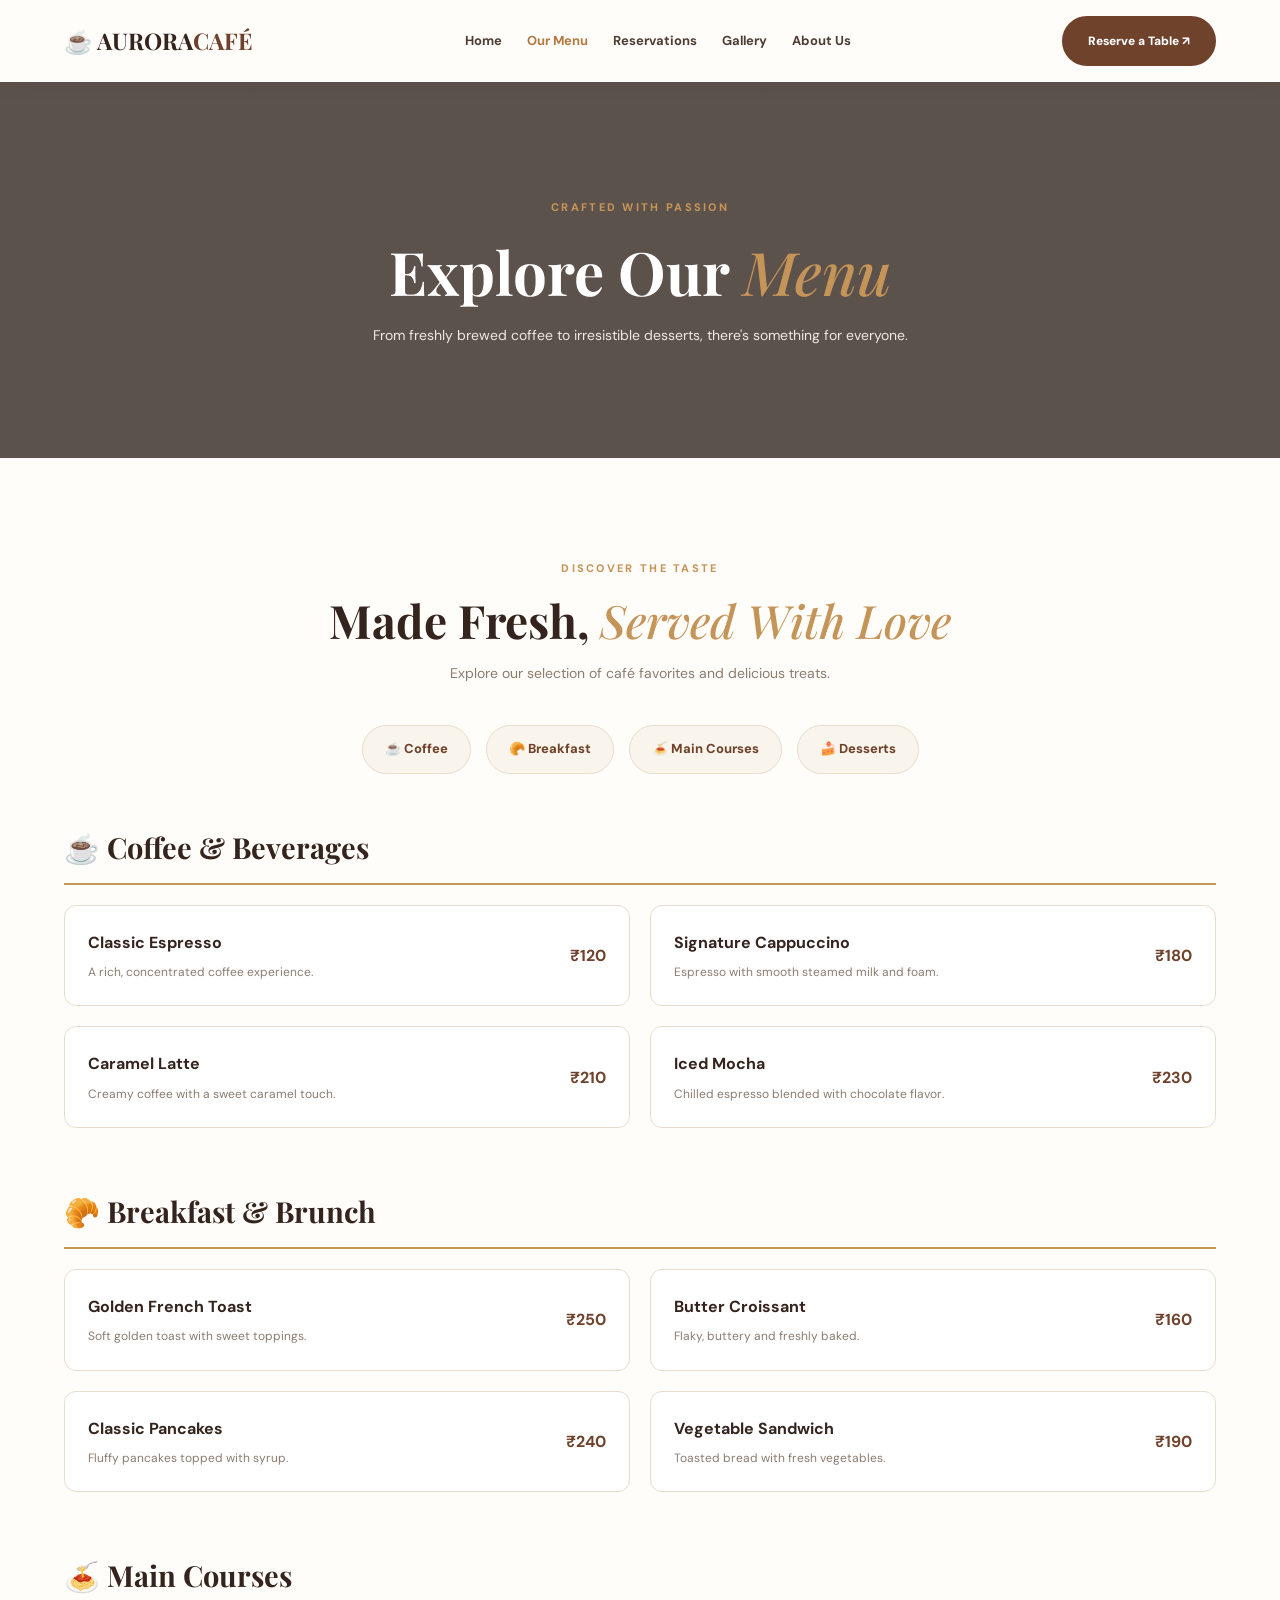
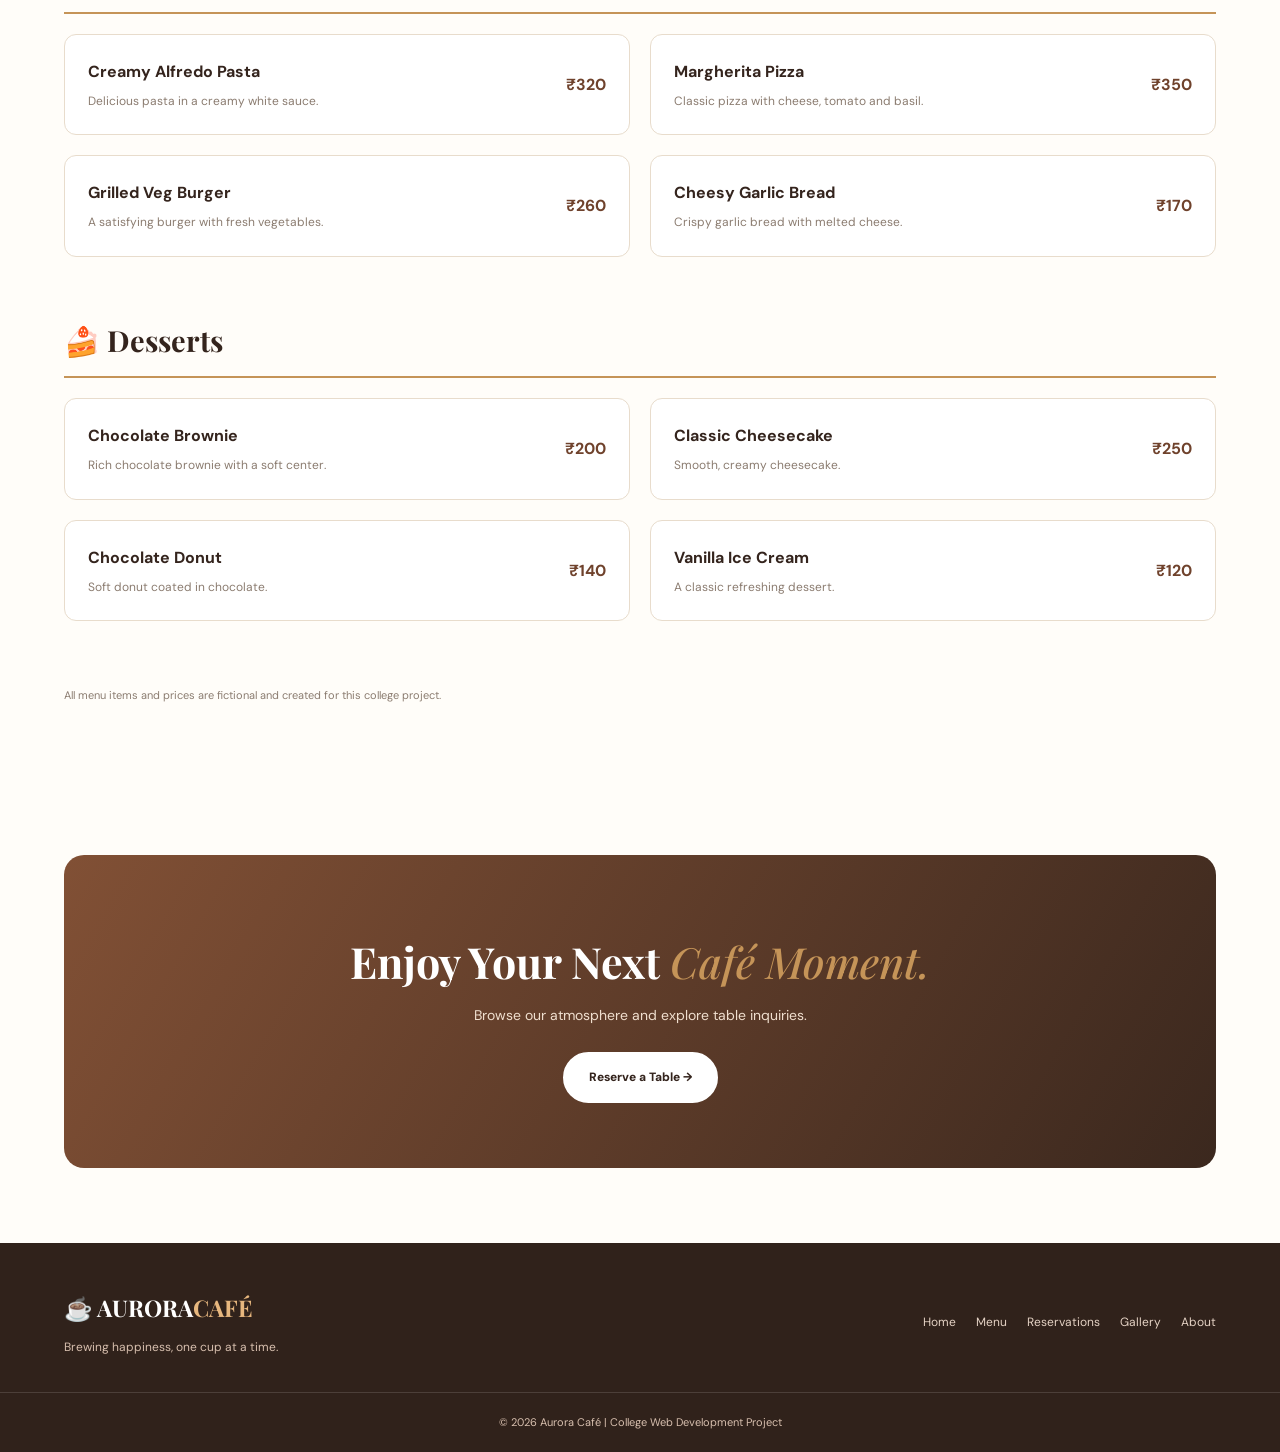
<file: cafe-menu.html>
<!DOCTYPE html>
<html lang="en">
<head>
<meta charset="UTF-8">
<meta name="viewport" content="width=device-width, initial-scale=1.0">
<title>Our Menu | Aurora Café</title>
<link rel="stylesheet" href="cafe-design.css">
</head>
<body>

<header>
<nav class="navbar container">
<a href="cafe-home.html" class="logo">☕ AURORA<span>CAFÉ</span></a>
<input type="checkbox" id="menu-toggle">
<label for="menu-toggle" class="menu-icon">☰</label>
<div class="nav-links">
<a href="cafe-home.html">Home</a>
<a class="active" href="cafe-menu.html">Our Menu</a>
<a href="cafe-reservations.html">Reservations</a>
<a href="cafe-gallery.html">Gallery</a>
<a href="cafe-about.html">About Us</a>
</div>
<a href="cafe-reservations.html" class="btn nav-button">Reserve a Table ↗</a>
</nav>
</header>

<main>

<section class="page-hero menu-hero">
<div class="container">
<span class="eyebrow">CRAFTED WITH PASSION</span>
<h1>Explore Our <em>Menu</em></h1>
<p>From freshly brewed coffee to irresistible desserts, there's something for everyone.</p>
</div>
</section>

<section class="section container">
<div class="section-heading">
<span class="eyebrow">DISCOVER THE TASTE</span>
<h2>Made Fresh, <em>Served With Love</em></h2>
<p>Explore our selection of café favorites and delicious treats.</p>
</div>

<div class="menu-shortcuts">
<a href="#coffee">☕ Coffee</a>
<a href="#breakfast">🥐 Breakfast</a>
<a href="#mains">🍝 Main Courses</a>
<a href="#desserts">🍰 Desserts</a>
</div>

<div id="coffee" class="menu-category">
<h2>☕ Coffee & Beverages</h2>
<div class="menu-list">
<div class="menu-item"><div><h3>Classic Espresso</h3><p>A rich, concentrated coffee experience.</p></div><strong>₹120</strong></div>
<div class="menu-item"><div><h3>Signature Cappuccino</h3><p>Espresso with smooth steamed milk and foam.</p></div><strong>₹180</strong></div>
<div class="menu-item"><div><h3>Caramel Latte</h3><p>Creamy coffee with a sweet caramel touch.</p></div><strong>₹210</strong></div>
<div class="menu-item"><div><h3>Iced Mocha</h3><p>Chilled espresso blended with chocolate flavor.</p></div><strong>₹230</strong></div>
</div>
</div>

<div id="breakfast" class="menu-category">
<h2>🥐 Breakfast & Brunch</h2>
<div class="menu-list">
<div class="menu-item"><div><h3>Golden French Toast</h3><p>Soft golden toast with sweet toppings.</p></div><strong>₹250</strong></div>
<div class="menu-item"><div><h3>Butter Croissant</h3><p>Flaky, buttery and freshly baked.</p></div><strong>₹160</strong></div>
<div class="menu-item"><div><h3>Classic Pancakes</h3><p>Fluffy pancakes topped with syrup.</p></div><strong>₹240</strong></div>
<div class="menu-item"><div><h3>Vegetable Sandwich</h3><p>Toasted bread with fresh vegetables.</p></div><strong>₹190</strong></div>
</div>
</div>

<div id="mains" class="menu-category">
<h2>🍝 Main Courses</h2>
<div class="menu-list">
<div class="menu-item"><div><h3>Creamy Alfredo Pasta</h3><p>Delicious pasta in a creamy white sauce.</p></div><strong>₹320</strong></div>
<div class="menu-item"><div><h3>Margherita Pizza</h3><p>Classic pizza with cheese, tomato and basil.</p></div><strong>₹350</strong></div>
<div class="menu-item"><div><h3>Grilled Veg Burger</h3><p>A satisfying burger with fresh vegetables.</p></div><strong>₹260</strong></div>
<div class="menu-item"><div><h3>Cheesy Garlic Bread</h3><p>Crispy garlic bread with melted cheese.</p></div><strong>₹170</strong></div>
</div>
</div>

<div id="desserts" class="menu-category">
<h2>🍰 Desserts</h2>
<div class="menu-list">
<div class="menu-item"><div><h3>Chocolate Brownie</h3><p>Rich chocolate brownie with a soft center.</p></div><strong>₹200</strong></div>
<div class="menu-item"><div><h3>Classic Cheesecake</h3><p>Smooth, creamy cheesecake.</p></div><strong>₹250</strong></div>
<div class="menu-item"><div><h3>Chocolate Donut</h3><p>Soft donut coated in chocolate.</p></div><strong>₹140</strong></div>
<div class="menu-item"><div><h3>Vanilla Ice Cream</h3><p>A classic refreshing dessert.</p></div><strong>₹120</strong></div>
</div>
</div>

<p class="demo-note">All menu items and prices are fictional and created for this college project.</p>

</section>

<section class="banner container">
<h2>Enjoy Your Next <em>Café Moment.</em></h2>
<p>Browse our atmosphere and explore table inquiries.</p>
<a href="cafe-reservations.html" class="btn light-btn">Reserve a Table →</a>
</section>

</main>

<footer>
<div class="container footer-content">
<div><a class="logo" href="cafe-home.html">☕ AURORA<span>CAFÉ</span></a><p>Brewing happiness, one cup at a time.</p></div>
<div class="footer-links"><a href="cafe-home.html">Home</a><a href="cafe-menu.html">Menu</a><a href="cafe-reservations.html">Reservations</a><a href="cafe-gallery.html">Gallery</a><a href="cafe-about.html">About</a></div>
</div>
<p class="copyright">© 2026 Aurora Café | College Web Development Project</p>
</footer>

</body>
</html>
</file>
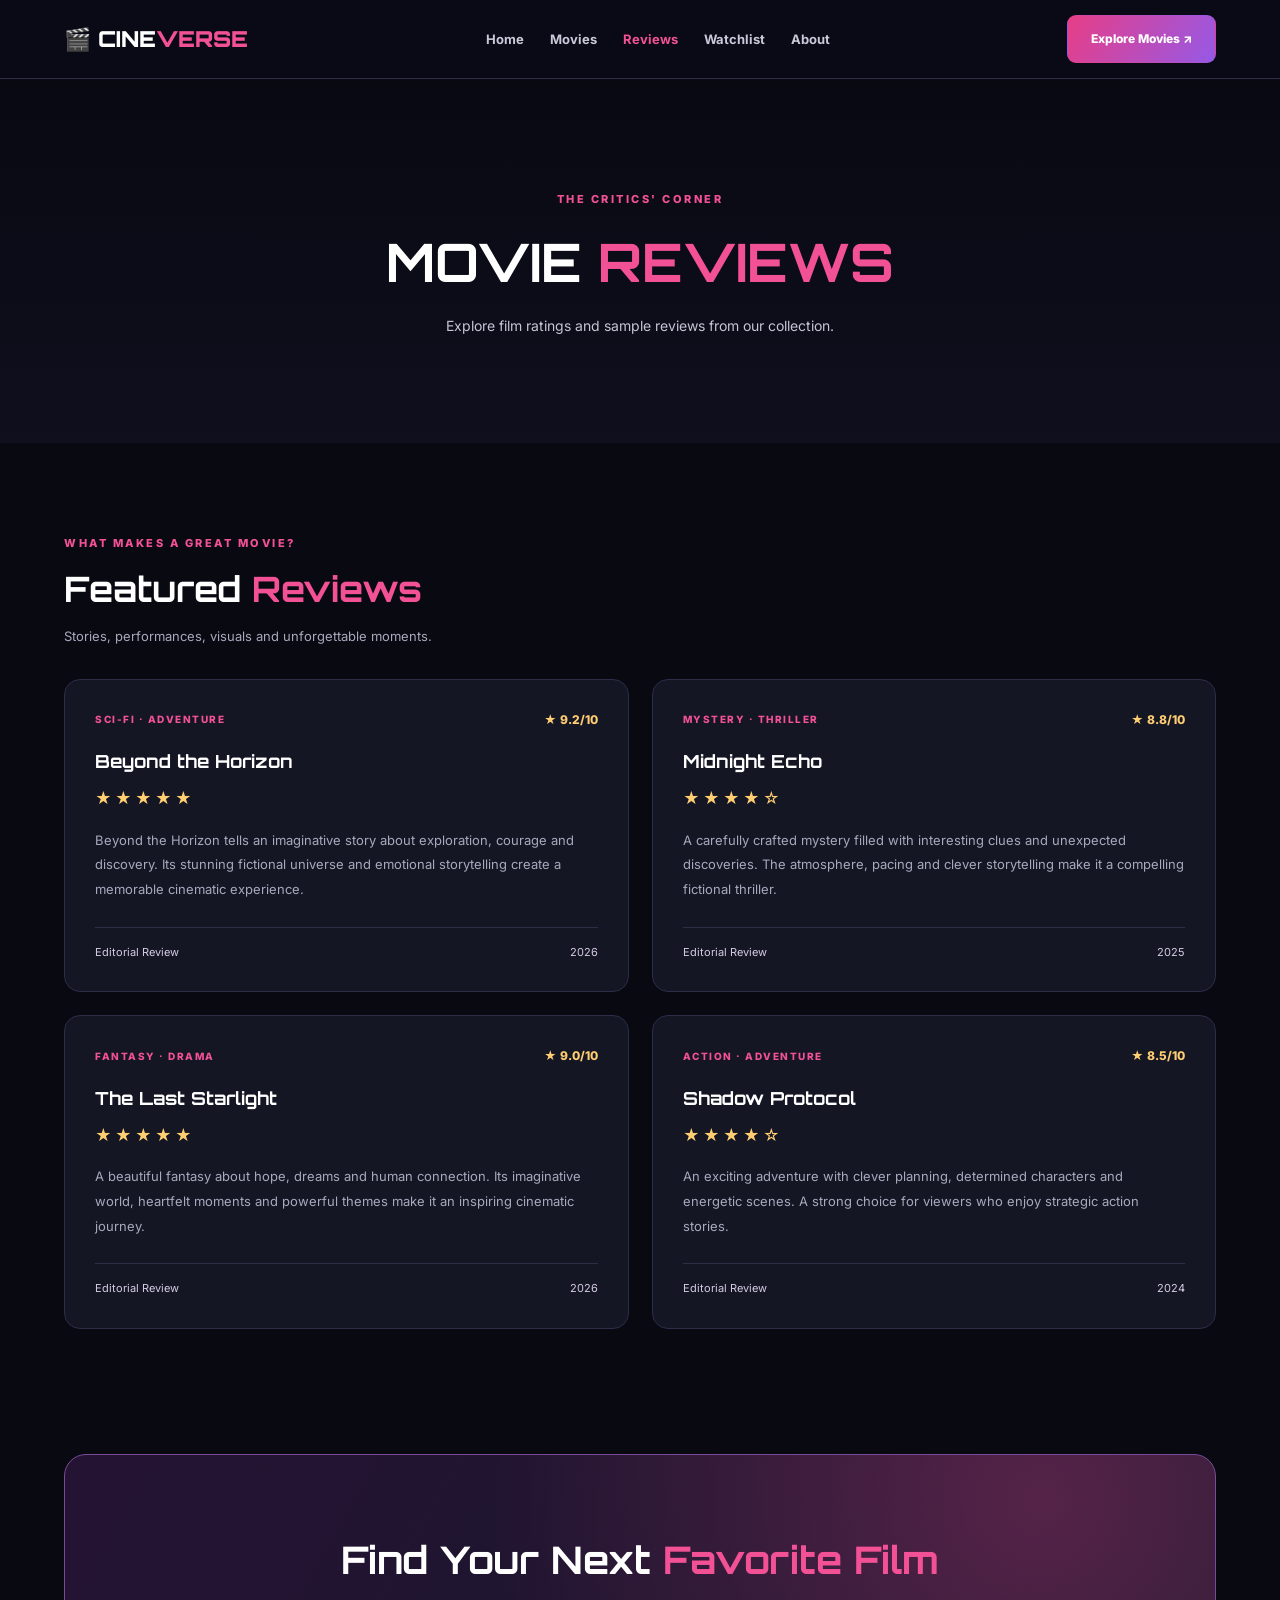
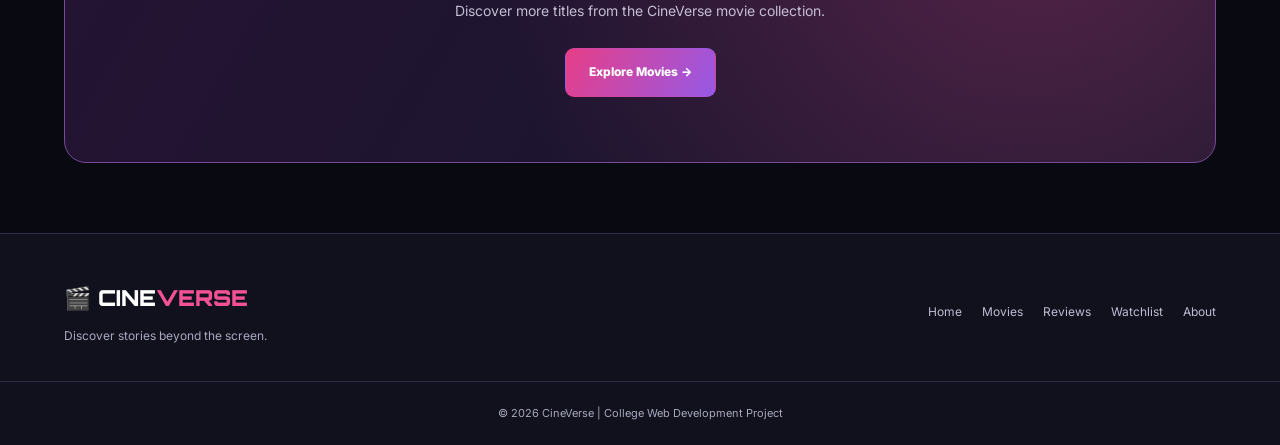
<file: cinema-reviews.html>
<!DOCTYPE html>
<html lang="en">
<head>
<meta charset="UTF-8">
<meta name="viewport" content="width=device-width, initial-scale=1.0">
<title>Movie Reviews | CineVerse</title>
<link rel="stylesheet" href="cinema-theme.css">
</head>
<body>

<header>
<nav class="navbar container">
<a href="cinema-home.html" class="logo">🎬 CINE<span>VERSE</span></a>
<input type="checkbox" id="menu">
<label for="menu" class="menu-icon">☰</label>
<div class="nav-links">
<a href="cinema-home.html">Home</a>
<a href="cinema-movies.html">Movies</a>
<a class="active" href="cinema-reviews.html">Reviews</a>
<a href="cinema-watchlist.html">Watchlist</a>
<a href="cinema-about.html">About</a>
</div>
<a href="cinema-movies.html" class="btn nav-btn">Explore Movies ↗</a>
</nav>
</header>

<main>

<section class="page-hero">
<div class="container">
<span class="eyebrow">THE CRITICS' CORNER</span>
<h1>MOVIE <span>REVIEWS</span></h1>
<p>Explore film ratings and sample reviews from our collection.</p>
</div>
</section>

<section class="section container">
<div class="section-head">
<div>
<span class="eyebrow">WHAT MAKES A GREAT MOVIE?</span>
<h2>Featured <span>Reviews</span></h2>
<p>Stories, performances, visuals and unforgettable moments.</p>
</div>
</div>

<div class="review-grid">

<article class="review-card">
<div class="review-top"><span class="genre">SCI-FI · ADVENTURE</span><span class="review-score">★ 9.2/10</span></div>
<h3>Beyond the Horizon</h3>
<p class="review-stars">★★★★★</p>
<p>Beyond the Horizon tells an imaginative story about exploration, courage and discovery. Its stunning fictional universe and emotional storytelling create a memorable cinematic experience.</p>
<div class="review-footer"><span>Editorial Review</span><span>2026</span></div>
</article>

<article class="review-card">
<div class="review-top"><span class="genre">MYSTERY · THRILLER</span><span class="review-score">★ 8.8/10</span></div>
<h3>Midnight Echo</h3>
<p class="review-stars">★★★★☆</p>
<p>A carefully crafted mystery filled with interesting clues and unexpected discoveries. The atmosphere, pacing and clever storytelling make it a compelling fictional thriller.</p>
<div class="review-footer"><span>Editorial Review</span><span>2025</span></div>
</article>

<article class="review-card">
<div class="review-top"><span class="genre">FANTASY · DRAMA</span><span class="review-score">★ 9.0/10</span></div>
<h3>The Last Starlight</h3>
<p class="review-stars">★★★★★</p>
<p>A beautiful fantasy about hope, dreams and human connection. Its imaginative world, heartfelt moments and powerful themes make it an inspiring cinematic journey.</p>
<div class="review-footer"><span>Editorial Review</span><span>2026</span></div>
</article>

<article class="review-card">
<div class="review-top"><span class="genre">ACTION · ADVENTURE</span><span class="review-score">★ 8.5/10</span></div>
<h3>Shadow Protocol</h3>
<p class="review-stars">★★★★☆</p>
<p>An exciting adventure with clever planning, determined characters and energetic scenes. A strong choice for viewers who enjoy strategic action stories.</p>
<div class="review-footer"><span>Editorial Review</span><span>2024</span></div>
</article>

</div>
</section>

<section class="banner container">
<h2>Find Your Next <span>Favorite Film</span></h2>
<p>Discover more titles from the CineVerse movie collection.</p>
<a class="btn" href="cinema-movies.html">Explore Movies →</a>
</section>

</main>

<footer>
<div class="container footer-main">
<div><a href="cinema-home.html" class="logo">🎬 CINE<span>VERSE</span></a><p>Discover stories beyond the screen.</p></div>
<div class="footer-links">
<a href="cinema-home.html">Home</a>
<a href="cinema-movies.html">Movies</a>
<a href="cinema-reviews.html">Reviews</a>
<a href="cinema-watchlist.html">Watchlist</a>
<a href="cinema-about.html">About</a>
</div>
</div>
<p class="copyright">© 2026 CineVerse | College Web Development Project</p>
</footer>
</body>
</html>
</file>
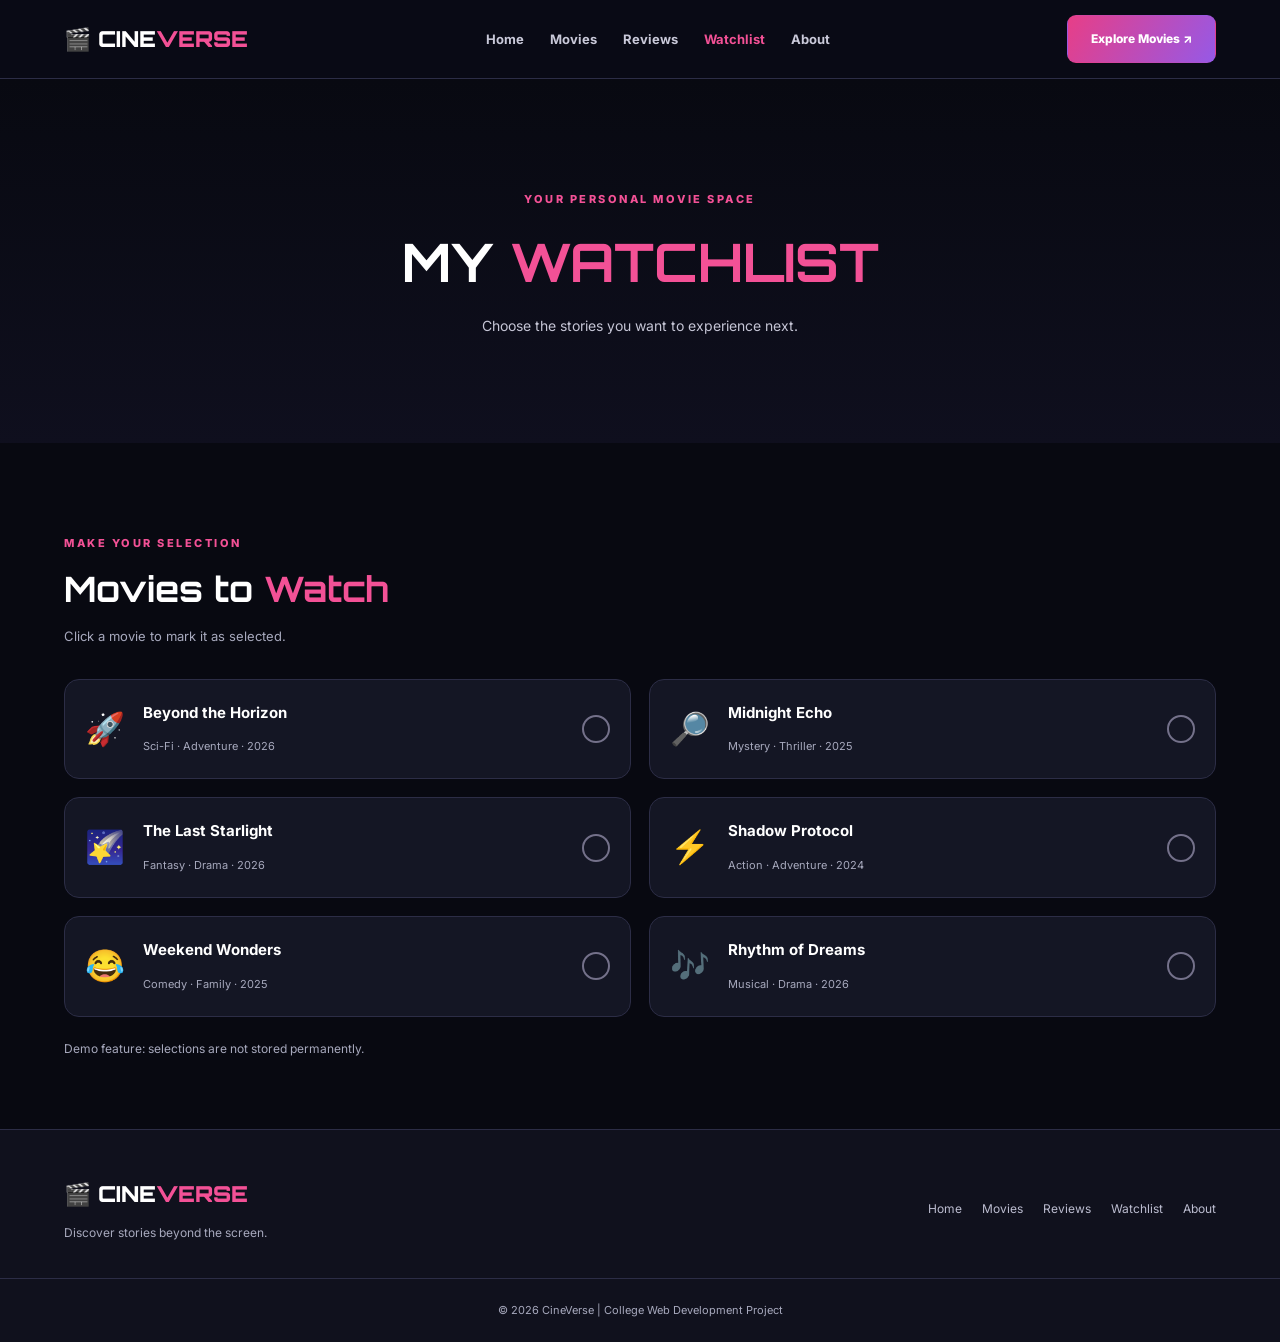
<file: cinema-watchlist.html>
<!DOCTYPE html>
<html lang="en">
<head>
<meta charset="UTF-8">
<meta name="viewport" content="width=device-width, initial-scale=1.0">
<title>My Watchlist | CineVerse</title>
<link rel="stylesheet" href="cinema-theme.css">
</head>
<body>

<header>
<nav class="navbar container">
<a href="cinema-home.html" class="logo">🎬 CINE<span>VERSE</span></a>
<input type="checkbox" id="menu">
<label for="menu" class="menu-icon">☰</label>
<div class="nav-links">
<a href="cinema-home.html">Home</a>
<a href="cinema-movies.html">Movies</a>
<a href="cinema-reviews.html">Reviews</a>
<a class="active" href="cinema-watchlist.html">Watchlist</a>
<a href="cinema-about.html">About</a>
</div>
<a href="cinema-movies.html" class="btn nav-btn">Explore Movies ↗</a>
</nav>
</header>

<main>

<section class="page-hero">
<div class="container">
<span class="eyebrow">YOUR PERSONAL MOVIE SPACE</span>
<h1>MY <span>WATCHLIST</span></h1>
<p>Choose the stories you want to experience next.</p>
</div>
</section>

<section class="section container">
<div class="section-head">
<div>
<span class="eyebrow">MAKE YOUR SELECTION</span>
<h2>Movies to <span>Watch</span></h2>
<p>Click a movie to mark it as selected.</p>
</div>
</div>

<div class="watch-grid">

<div class="watch-card">
<input type="checkbox" id="film1">
<label for="film1">
<span class="watch-emoji">🚀</span>
<span class="watch-details"><strong>Beyond the Horizon</strong><small>Sci-Fi · Adventure · 2026</small></span>
<span class="check-symbol">✓</span>
</label>
</div>

<div class="watch-card">
<input type="checkbox" id="film2">
<label for="film2">
<span class="watch-emoji">🔎</span>
<span class="watch-details"><strong>Midnight Echo</strong><small>Mystery · Thriller · 2025</small></span>
<span class="check-symbol">✓</span>
</label>
</div>

<div class="watch-card">
<input type="checkbox" id="film3">
<label for="film3">
<span class="watch-emoji">🌠</span>
<span class="watch-details"><strong>The Last Starlight</strong><small>Fantasy · Drama · 2026</small></span>
<span class="check-symbol">✓</span>
</label>
</div>

<div class="watch-card">
<input type="checkbox" id="film4">
<label for="film4">
<span class="watch-emoji">⚡</span>
<span class="watch-details"><strong>Shadow Protocol</strong><small>Action · Adventure · 2024</small></span>
<span class="check-symbol">✓</span>
</label>
</div>

<div class="watch-card">
<input type="checkbox" id="film5">
<label for="film5">
<span class="watch-emoji">😂</span>
<span class="watch-details"><strong>Weekend Wonders</strong><small>Comedy · Family · 2025</small></span>
<span class="check-symbol">✓</span>
</label>
</div>

<div class="watch-card">
<input type="checkbox" id="film6">
<label for="film6">
<span class="watch-emoji">🎶</span>
<span class="watch-details"><strong>Rhythm of Dreams</strong><small>Musical · Drama · 2026</small></span>
<span class="check-symbol">✓</span>
</label>
</div>

</div>

<p class="demo-note">Demo feature: selections are not stored permanently.</p>
</section>

</main>

<footer>
<div class="container footer-main">
<div><a href="cinema-home.html" class="logo">🎬 CINE<span>VERSE</span></a><p>Discover stories beyond the screen.</p></div>
<div class="footer-links">
<a href="cinema-home.html">Home</a>
<a href="cinema-movies.html">Movies</a>
<a href="cinema-reviews.html">Reviews</a>
<a href="cinema-watchlist.html">Watchlist</a>
<a href="cinema-about.html">About</a>
</div>
</div>
<p class="copyright">© 2026 CineVerse | College Web Development Project</p>
</footer>
</body>
</html>
</file>
<file: cafe-design.css>
@import url('https://fonts.googleapis.com/css2?family=DM+Sans:wght@400;500;600;700;800&family=Playfair+Display:ital,wght@0,500;0,600;0,700;1,500;1,600;1,700&display=swap');

/* GENERAL STYLES */

:root {
    --brown: #6f422c;
    --dark: #34241d;
    --cream: #faf5ec;
    --gold: #c59458;
    --text: #4d3d34;
    --muted: #8b7c70;
    --white: #ffffff;
    --border: #e8dccc;
}

* {
    margin: 0;
    padding: 0;
    box-sizing: border-box;
}

html {
    scroll-behavior: smooth;
    scroll-padding-top: 90px;
}

body {
    background: #fffdf9;
    color: var(--text);
    font-family: 'DM Sans', sans-serif;
    line-height: 1.7;
}

a {
    text-decoration: none;
    color: inherit;
}

img {
    display: block;
    max-width: 100%;
}

button, input, select, textarea {
    font: inherit;
}

h1, h2 {
    font-family: 'Playfair Display', serif;
    line-height: 1.25;
}

h2 em, .page-hero h1 em {
    color: var(--gold);
    font-weight: 500;
}

.container {
    width: 90%;
    max-width: 1180px;
    margin: auto;
}

/* NAVIGATION */

header {
    position: sticky;
    top: 0;
    z-index: 100;
    background: #fffdf9f5;
    box-shadow: 0 3px 18px #34241d12;
    backdrop-filter: blur(15px);
}

.navbar {
    height: 82px;
    display: flex;
    justify-content: space-between;
    align-items: center;
    gap: 20px;
}

.logo {
    font-family: 'Playfair Display', serif;
    color: var(--dark);
    font-size: 23px;
    font-weight: 700;
    white-space: nowrap;
}

.logo span {
    color: var(--brown);
}

.nav-links {
    display: flex;
    align-items: center;
    gap: 25px;
}

.nav-links a {
    font-size: 13px;
    font-weight: 700;
    transition: color .3s;
}

.nav-links a:hover,
.nav-links a.active {
    color: #b17842;
}

#menu-toggle {
    display: none;
}

.menu-icon {
    display: none;
    cursor: pointer;
    font-size: 25px;
}

/* BUTTONS */

.btn {
    display: inline-block;
    background: var(--brown);
    border: 2px solid var(--brown);
    border-radius: 30px;
    padding: 13px 24px;
    font-size: 12px;
    font-weight: 800;
    color: white;
    text-align: center;
    cursor: pointer;
    transition: .3s;
}

.btn:hover {
    background: var(--gold);
    border-color: var(--gold);
    transform: translateY(-4px);
    box-shadow: 0 10px 25px #6f422c40;
}

.btn-outline {
    background: transparent;
    color: white;
    border-color: white;
}

.btn-outline:hover {
    background: white;
    color: var(--brown);
    border-color: white;
}

/* HERO */

.hero {
    min-height: 640px;
    display: flex;
    align-items: center;
    background:
        linear-gradient(90deg,#261a14e8,#34241dc0,#34241d55),
        url('https://images.unsplash.com/photo-1445116572660-236099ec97a0?w=1800')
        center / cover no-repeat;
    color: white;
}

.hero-content {
    animation: riseUp 1s ease both;
}

.eyebrow {
    display: inline-block;
    color: var(--gold);
    letter-spacing: 2.3px;
    font-size: 11px;
    font-weight: 800;
}

.hero h1 {
    font-size: clamp(45px, 7vw, 78px);
    margin: 20px 0;
}

.hero h1 em {
    color: #f1c68d;
    font-weight: 500;
}

.hero p {
    max-width: 570px;
    color: #f1e6da;
    font-size: 15px;
    line-height: 1.9;
}

.hero-actions {
    display: flex;
    gap: 15px;
    flex-wrap: wrap;
    margin-top: 30px;
}

/* FEATURES */

.features {
    display: grid;
    grid-template-columns: repeat(3,1fr);
    gap: 20px;
    margin-top: -40px;
    position: relative;
    z-index: 2;
}

.features > div {
    background: white;
    border: 1px solid var(--border);
    border-radius: 15px;
    text-align: center;
    padding: 28px;
    box-shadow: 0 12px 30px #34241d12;
    transition: .3s;
}

.features > div:hover {
    transform: translateY(-6px);
    border-color: var(--gold);
}

.features span {
    font-size: 34px;
}

.features h3 {
    margin: 12px 0 5px;
    color: var(--dark);
    font-size: 16px;
}

.features p {
    color: var(--muted);
    font-size: 12px;
}

/* SECTION TITLES */

.section {
    padding-top: 95px;
    padding-bottom: 85px;
}

.section-heading {
    text-align: center;
    margin-bottom: 40px;
}

.section-heading h2 {
    color: var(--dark);
    font-size: clamp(32px,4vw,46px);
    margin: 12px 0;
}

.section-heading p {
    color: var(--muted);
    font-size: 14px;
}

.center-action {
    text-align: center;
    margin-top: 35px;
}

/* FOOD CARDS */

.food-grid {
    display: grid;
    grid-template-columns: repeat(3,1fr);
    gap: 25px;
}

.food-card {
    background: white;
    overflow: hidden;
    border-radius: 17px;
    border: 1px solid var(--border);
    transition: .3s;
}

.food-card:hover {
    transform: translateY(-8px);
    box-shadow: 0 15px 35px #6f422c23;
}

.food-card img {
    width: 100%;
    height: 235px;
    object-fit: cover;
    transition: transform .5s;
}

.food-card:hover img {
    transform: scale(1.04);
}

.food-info {
    padding: 24px;
    position: relative;
    background: white;
}

.category {
    color: #ad7541;
    font-size: 11px;
    font-weight: 800;
    letter-spacing: 1.5px;
}

.food-info h3 {
    font-family: 'Playfair Display',serif;
    font-size: 24px;
    margin: 10px 0;
    color: var(--dark);
}

.food-info p {
    color: var(--muted);
    font-size: 13px;
}

.price-line {
    display: flex;
    justify-content: space-between;
    align-items: center;
    margin-top: 20px;
    gap: 10px;
}

.price-line strong {
    color: var(--brown);
    font-size: 19px;
}

.price-line a {
    color: var(--brown);
    font-size: 12px;
    font-weight: 800;
}

/* CREAM SECTION */

.cream-section {
    background: var(--cream);
}

/* SPLIT SECTION */

.split {
    display: grid;
    grid-template-columns: 1fr 1fr;
    align-items: center;
    gap: 70px;
}

.split-image img {
    width: 100%;
    height: 470px;
    object-fit: cover;
    border-radius: 20px;
}

.split-content h2 {
    font-size: clamp(32px,4vw,46px);
    color: var(--dark);
    margin: 18px 0;
}

.split-content p {
    font-size: 14px;
    color: var(--muted);
    margin-bottom: 18px;
}

.split-content .btn {
    margin-top: 15px;
}

/* BANNER */

.banner {
    text-align: center;
    padding: 65px 25px;
    margin-top: 65px;
    margin-bottom: 75px;
    border-radius: 20px;
    background: linear-gradient(120deg,#815035,#3b281e);
    color: white;
}

.banner h2 {
    font-size: clamp(30px,4vw,43px);
    margin: 15px 0;
}

.banner p {
    color: #f0dfcf;
    font-size: 14px;
    margin-bottom: 25px;
}

.light-btn {
    background: white;
    border-color: white;
    color: var(--dark);
}

/* INNER PAGE HERO */

.page-hero {
    padding: 110px 20px;
    text-align: center;
    color: white;
    background-position: center;
    background-size: cover;
}

.page-hero h1 {
    font-size: clamp(38px,5vw,60px);
    margin: 15px 0;
}

.page-hero p {
    max-width: 620px;
    margin: auto;
    color: #f1e8df;
    font-size: 14px;
}

.menu-hero {
    background-image:
        linear-gradient(#21140dbb,#21140dbb),
        url('https://images.unsplash.com/photo-1414235077428-338989a2e8c0?w=1600');
}

.reservations-hero {
    background-image:
        linear-gradient(#21140dbb,#21140dbb),
        url('https://images.unsplash.com/photo-1554118811-1e0d58224f24?w=1600');
}

.gallery-hero {
    background-image:
        linear-gradient(#21140dbb,#21140dbb),
        url('https://images.unsplash.com/photo-1442512595331-e89e73853f31?w=1600');
}

.about-hero {
    background-image:
        linear-gradient(#21140dbb,#21140dbb),
        url('https://images.unsplash.com/photo-1445116572660-236099ec97a0?w=1600');
}

/* MENU PAGE */

.menu-shortcuts {
    display: flex;
    flex-wrap: wrap;
    justify-content: center;
    gap: 15px;
    margin-bottom: 55px;
}

.menu-shortcuts a {
    border-radius: 30px;
    background: var(--cream);
    border: 1px solid var(--border);
    padding: 12px 22px;
    color: var(--brown);
    font-size: 13px;
    font-weight: 800;
    transition: .3s;
}

.menu-shortcuts a:hover {
    color: white;
    background: var(--brown);
}

.menu-category {
    margin-bottom: 65px;
    scroll-margin-top: 100px;
}

.menu-category > h2 {
    font-size: 29px;
    color: var(--dark);
    padding-bottom: 18px;
    border-bottom: 2px solid var(--gold);
    margin-bottom: 20px;
}

.menu-list {
    display: grid;
    grid-template-columns: repeat(2,1fr);
    gap: 20px;
}

.menu-item {
    display: flex;
    justify-content: space-between;
    gap: 15px;
    align-items: center;
    background: white;
    padding: 23px;
    border: 1px solid var(--border);
    border-radius: 12px;
    transition: .3s;
}

.menu-item:hover {
    border-color: var(--gold);
    box-shadow: 0 8px 20px #6f422c12;
}

.menu-item h3 {
    color: var(--dark);
    font-size: 16px;
    margin-bottom: 6px;
}

.menu-item p {
    color: var(--muted);
    font-size: 12px;
}

.menu-item > strong {
    color: var(--brown);
    white-space: nowrap;
    font-size: 16px;
}

.demo-note {
    margin-top: 20px;
    font-size: 11px;
    color: var(--muted);
}

/* RESERVATIONS */

.reservation-layout {
    display: grid;
    grid-template-columns: 1fr 1fr;
    align-items: start;
    gap: 70px;
}

.reservation-intro h2 {
    font-size: clamp(32px,4vw,46px);
    margin: 15px 0;
    color: var(--dark);
}

.reservation-intro > p {
    color: var(--muted);
    font-size: 14px;
    margin-bottom: 30px;
}

.contact-item {
    display: flex;
    align-items: center;
    gap: 15px;
    margin: 24px 0;
}

.contact-item > span {
    display: grid;
    place-items: center;
    background: var(--cream);
    font-size: 23px;
    width: 55px;
    height: 55px;
    border-radius: 12px;
    flex-shrink: 0;
}

.contact-item h3 {
    font-size: 15px;
    color: var(--dark);
}

.contact-item p {
    color: var(--muted);
    font-size: 12px;
}

.reservation-image {
    width: 100%;
    height: 250px;
    object-fit: cover;
    border-radius: 16px;
    margin-top: 28px;
}

.reservation-form {
    background: var(--cream);
    border: 1px solid var(--border);
    padding: 35px;
    border-radius: 20px;
}

.reservation-form h2 {
    color: var(--dark);
    font-size: 30px;
}

.reservation-form > p {
    color: var(--muted);
    font-size: 13px;
    margin: 12px 0 20px;
}

.reservation-form label {
    display: block;
    font-size: 12px;
    font-weight: 800;
    margin: 16px 0 7px;
}

.reservation-form input,
.reservation-form select,
.reservation-form textarea {
    width: 100%;
    padding: 13px;
    border: 1px solid #dfd0c1;
    border-radius: 9px;
    background: white;
    color: var(--dark);
    outline: none;
}

.reservation-form input:focus,
.reservation-form select:focus,
.reservation-form textarea:focus {
    border-color: var(--brown);
}

.reservation-form .btn {
    width: 100%;
    margin-top: 22px;
}

/* PHOTO GALLERY */

.gallery-grid {
    display: grid;
    grid-template-columns: repeat(3,1fr);
    gap: 22px;
}

.gallery-item {
    position: relative;
    height: 290px;
    overflow: hidden;
    border-radius: 15px;
    background: var(--cream);
}

.gallery-item img {
    width: 100%;
    height: 100%;
    object-fit: cover;
    transition: .5s;
}

.gallery-item:hover img {
    transform: scale(1.1);
}

.gallery-item figcaption {
    position: absolute;
    bottom: 0;
    width: 100%;
    background: linear-gradient(transparent,#261b16de);
    color: white;
    padding: 35px 20px 18px;
    font-weight: 700;
    font-size: 14px;
}

/* ABOUT PAGE */

.values-grid {
    display: grid;
    grid-template-columns: repeat(3,1fr);
    gap: 22px;
}

.value-card {
    background: white;
    border: 1px solid var(--border);
    border-radius: 16px;
    padding: 35px 25px;
    text-align: center;
    transition: .3s;
}

.value-card:hover {
    transform: translateY(-7px);
    box-shadow: 0 12px 30px #6f422c20;
}

.value-card span {
    font-size: 38px;
}

.value-card h3 {
    color: var(--dark);
    margin: 15px 0 10px;
}

.value-card p {
    color: var(--muted);
    font-size: 13px;
}

/* FOOTER */

footer {
    background: #30221b;
    color: white;
    padding-top: 45px;
}

footer .logo {
    color: white;
}

footer .logo span {
    color: #e7b77e;
}

.footer-content {
    display: flex;
    justify-content: space-between;
    align-items: center;
    gap: 30px;
    padding-bottom: 35px;
}

.footer-content p {
    color: #d7bfae;
    font-size: 12px;
    margin-top: 10px;
}

.footer-links {
    display: flex;
    flex-wrap: wrap;
    gap: 20px;
}

.footer-links a {
    color: #e4d2c4;
    font-size: 12px;
}

.footer-links a:hover {
    color: var(--gold);
}

.copyright {
    text-align: center;
    color: #d7bfae;
    font-size: 11px;
    padding: 20px;
    border-top: 1px solid #ffffff22;
}

/* ANIMATION */

@keyframes riseUp {
    from {
        opacity: 0;
        transform: translateY(35px);
    }
    to {
        opacity: 1;
        transform: translateY(0);
    }
}

/* TABLET */

@media(max-width: 1050px) {
    .nav-links {
        gap: 12px;
    }

    .nav-button {
        display: none;
    }

    .split,
    .reservation-layout {
        gap: 35px;
    }
}

/* MOBILE NAVIGATION */

@media(max-width: 800px) {
    .menu-icon {
        display: block;
    }

    .nav-links {
        display: none;
        flex-direction: column;
        position: absolute;
        top: 82px;
        left: 0;
        right: 0;
        background: #fffdf9;
        padding: 25px;
        border-bottom: 1px solid var(--border);
        box-shadow: 0 12px 25px #0002;
    }

    #menu-toggle:checked ~ .nav-links {
        display: flex;
    }

    .food-grid,
    .gallery-grid {
        grid-template-columns: repeat(2,1fr);
    }

    .split,
    .reservation-layout {
        grid-template-columns: 1fr;
    }

    .menu-list {
        grid-template-columns: 1fr;
    }

    .footer-content {
        flex-direction: column;
        text-align: center;
    }

    .footer-links {
        justify-content: center;
    }
}

/* SMALL MOBILE SCREENS */

@media(max-width: 550px) {
    .logo {
        font-size: 19px;
    }

    .hero {
        min-height: 610px;
        background-position: 60% center;
    }

    .hero h1 {
        font-size: 45px;
    }

    .hero p {
        font-size: 14px;
    }

    .hero-actions {
        flex-direction: column;
        align-items: flex-start;
    }

    .features,
    .food-grid,
    .gallery-grid,
    .values-grid {
        grid-template-columns: 1fr;
    }

    .features {
        margin-top: -25px;
    }

    .section {
        padding-top: 65px;
        padding-bottom: 55px;
    }

    .food-card img {
        height: 210px;
    }

    .split-image img {
        height: 300px;
    }

    .gallery-item {
        height: 250px;
    }

    .reservation-form {
        padding: 22px;
    }

    .banner {
        margin-top: 30px;
        padding: 45px 20px;
    }
}

/* ACCESSIBILITY */

a:focus-visible,
button:focus-visible,
input:focus-visible,
select:focus-visible,
textarea:focus-visible {
    outline: 2px solid var(--gold);
    outline-offset: 3px;
}

@media(prefers-reduced-motion: reduce) {
    html {
        scroll-behavior: auto;
    }

    *, *::before, *::after {
        animation-duration: 0.01ms !important;
        transition-duration: 0.01ms !important;
    }
}
</file>
<file: cinema-theme.css>
@import url('https://fonts.googleapis.com/css2?family=Inter:wght@400;500;600;700;800&family=Orbitron:wght@400;600;700;800;900&display=swap');

/* GENERAL STYLING */

:root {
    --bg: #080911;
    --surface: #141624;
    --surface2: #1c1e31;
    --pink: #f35196;
    --purple: #9c70ff;
    --gold: #ffcd72;
    --white: #ffffff;
    --muted: #a7a9bd;
    --border: #2c2d46;
}

* {
    margin: 0;
    padding: 0;
    box-sizing: border-box;
}

html {
    scroll-behavior: smooth;
    scroll-padding-top: 85px;
}

body {
    background: var(--bg);
    color: var(--white);
    font-family: 'Inter', Arial, sans-serif;
    line-height: 1.7;
}

a {
    color: inherit;
    text-decoration: none;
}

img {
    display: block;
    max-width: 100%;
}

button, input {
    font: inherit;
}

.container {
    width: 90%;
    max-width: 1180px;
    margin: auto;
}

h1, h2, h3 {
    line-height: 1.3;
}

/* NAVIGATION */

header {
    position: sticky;
    top: 0;
    z-index: 100;
    background: #0a0b16f5;
    border-bottom: 1px solid var(--border);
    backdrop-filter: blur(15px);
}

.navbar {
    min-height: 78px;
    display: flex;
    align-items: center;
    justify-content: space-between;
    gap: 20px;
}

.logo {
    font-family: 'Orbitron', sans-serif;
    font-size: 22px;
    font-weight: 900;
    white-space: nowrap;
}

.logo span {
    color: var(--pink);
}

.nav-links {
    display: flex;
    align-items: center;
    gap: 26px;
}

.nav-links a {
    font-size: 13px;
    font-weight: 700;
    color: #c9c9d9;
    transition: color .3s;
}

.nav-links a:hover,
.nav-links .active {
    color: var(--pink);
}

#menu {
    display: none;
}

.menu-icon {
    display: none;
    font-size: 27px;
    cursor: pointer;
}

/* BUTTONS */

.btn {
    display: inline-block;
    padding: 13px 23px;
    border-radius: 9px;
    background: linear-gradient(120deg, #e73e87, #9659e6);
    color: white;
    border: 1px solid transparent;
    font-size: 12px;
    font-weight: 800;
    cursor: pointer;
    text-align: center;
    transition: .3s;
}

.btn:hover {
    transform: translateY(-4px);
    box-shadow: 0 10px 30px #f3519650;
}

.btn-outline {
    background: #ffffff12;
    border-color: #9990bb;
}

.btn-outline:hover {
    border-color: var(--pink);
}

/* HERO */

.hero {
    min-height: 600px;
    display: flex;
    align-items: center;
    background:
        linear-gradient(90deg,#080911 10%,#080911e6 45%,#08091166),
        url('https://images.unsplash.com/photo-1489599849927-2ee91cede3ba?w=1600')
        center/cover no-repeat;
}

.hero-content {
    animation: fadeUp 1s ease both;
}

.eyebrow {
    color: var(--pink);
    font-size: 11px;
    font-weight: 800;
    letter-spacing: 2.5px;
}

.hero h1 {
    font-family: 'Orbitron', sans-serif;
    font-size: clamp(35px, 6vw, 72px);
    font-weight: 900;
    margin: 20px 0;
}

.hero h1 span,
.page-hero h1 span,
.section h2 span,
.banner h2 span {
    color: var(--pink);
}

.hero p {
    max-width: 570px;
    color: #cdcede;
    font-size: 15px;
    line-height: 1.9;
}

.hero-buttons {
    display: flex;
    flex-wrap: wrap;
    gap: 15px;
    margin-top: 30px;
}

/* STATS */

.stats {
    display: grid;
    grid-template-columns: repeat(4, 1fr);
    gap: 18px;
    margin-top: -32px;
    position: relative;
    z-index: 2;
}

.stats div {
    padding: 26px 16px;
    background: var(--surface);
    border: 1px solid var(--border);
    border-radius: 14px;
    text-align: center;
    transition: .3s;
}

.stats div:hover {
    border-color: var(--pink);
    transform: translateY(-5px);
}

.stats strong {
    display: block;
    color: var(--gold);
    font-family: 'Orbitron', sans-serif;
    font-size: 26px;
}

.stats span {
    display: block;
    color: var(--muted);
    font-size: 12px;
    margin-top: 10px;
}

/* SHARED SECTIONS */

.section {
    padding-top: 85px;
    padding-bottom: 70px;
}

.section-head {
    display: flex;
    align-items: end;
    justify-content: space-between;
    gap: 20px;
    margin-bottom: 32px;
}

.section h2 {
    font-family: 'Orbitron', sans-serif;
    font-size: clamp(24px, 3.5vw, 35px);
    margin: 12px 0;
}

.section-head p {
    color: var(--muted);
    font-size: 13px;
}

.text-link {
    color: var(--pink);
    font-size: 13px;
    font-weight: 800;
}

.text-link:hover {
    color: var(--gold);
}

.dark-section {
    background: #101221;
}

/* MOVIE CARDS */

.movie-grid {
    display: grid;
    grid-template-columns: repeat(3, 1fr);
    gap: 24px;
}

.movie-card {
    background: var(--surface);
    border: 1px solid var(--border);
    border-radius: 17px;
    overflow: hidden;
    transition: .35s;
}

.movie-card:hover {
    transform: translateY(-8px);
    border-color: var(--pink);
    box-shadow: 0 14px 35px #f351961a;
}

.poster {
    position: relative;
    height: 270px;
    overflow: hidden;
}

.poster img {
    width: 100%;
    height: 100%;
    object-fit: cover;
    transition: transform .5s;
}

.movie-card:hover .poster img {
    transform: scale(1.08);
}

.rating {
    position: absolute;
    right: 14px;
    top: 14px;
    padding: 7px 12px;
    color: #12101b;
    background: var(--gold);
    border-radius: 25px;
    font-size: 12px;
    font-weight: 900;
}

.movie-info {
    padding: 23px;
}

.genre {
    color: var(--pink);
    font-size: 10px;
    letter-spacing: 1.5px;
    font-weight: 800;
}

.movie-info h3 {
    font-family: 'Orbitron', sans-serif;
    font-size: 16px;
    margin: 12px 0;
}

.movie-info p {
    color: var(--muted);
    font-size: 12px;
}

.movie-info a {
    display: inline-block;
    margin-top: 20px;
    color: var(--gold);
    font-size: 12px;
    font-weight: 800;
}

.movie-info a:hover {
    color: var(--pink);
}

/* GENRES */

.genre-grid {
    display: grid;
    grid-template-columns: repeat(6, 1fr);
    gap: 15px;
}

.genre-grid a {
    display: flex;
    flex-direction: column;
    align-items: center;
    justify-content: center;
    gap: 13px;
    min-height: 145px;
    background: var(--surface2);
    border: 1px solid var(--border);
    border-radius: 15px;
    font-size: 33px;
    transition: .3s;
}

.genre-grid a strong {
    font-size: 12px;
}

.genre-grid a:hover {
    transform: translateY(-6px);
    background: #302342;
    border-color: var(--purple);
}

/* PROMOTIONAL BANNER */

.banner {
    margin-top: 55px;
    margin-bottom: 70px;
    padding: 65px 25px;
    text-align: center;
    border: 1px solid #794a98;
    border-radius: 22px;
    background:
        radial-gradient(circle at 85% 15%, #a3346a70, transparent 55%),
        linear-gradient(120deg, #251333, #15172c);
}

.banner h2 {
    font-family: 'Orbitron', sans-serif;
    font-size: clamp(24px, 4vw, 38px);
    margin: 15px 0;
}

.banner p {
    color: #c4bed5;
    font-size: 14px;
    margin-bottom: 25px;
}

/* PAGE HEADERS */

.page-hero {
    padding: 105px 20px;
    text-align: center;
    background:
        linear-gradient(#080911d9,#101020db),
        url('https://images.unsplash.com/photo-1440404653325-ab127d49abc1?w=1600')
        center/cover;
}

.page-hero h1 {
    font-family: 'Orbitron', sans-serif;
    font-size: clamp(30px, 5vw, 53px);
    margin: 17px 0;
}

.page-hero p {
    color: #c5c5d5;
    font-size: 14px;
}

/* MOVIE REVIEWS */

.review-grid {
    display: grid;
    grid-template-columns: repeat(2, 1fr);
    gap: 23px;
}

.review-card {
    background: var(--surface);
    padding: 30px;
    border: 1px solid var(--border);
    border-radius: 16px;
    transition: .3s;
}

.review-card:hover {
    border-color: var(--purple);
    transform: translateY(-5px);
}

.review-top {
    display: flex;
    align-items: center;
    justify-content: space-between;
    gap: 12px;
}

.review-score {
    color: var(--gold);
    font-weight: 800;
    font-size: 12px;
}

.review-card h3 {
    font-family: 'Orbitron', sans-serif;
    margin: 20px 0 12px;
    font-size: 18px;
}

.review-stars {
    color: var(--gold);
    letter-spacing: 3px;
    margin-bottom: 15px;
}

.review-card > p:not(.review-stars) {
    color: var(--muted);
    font-size: 13px;
    line-height: 1.9;
}

.review-footer {
    margin-top: 25px;
    padding-top: 15px;
    border-top: 1px solid var(--border);
    display: flex;
    justify-content: space-between;
    color: #d6cbe5;
    font-size: 11px;
}

/* WATCHLIST */

.watch-grid {
    display: grid;
    grid-template-columns: repeat(2, 1fr);
    gap: 18px;
}

.watch-card {
    position: relative;
}

.watch-card input {
    position: absolute;
    width: 1px;
    height: 1px;
    opacity: 0;
}

.watch-card label {
    min-height: 100px;
    padding: 20px;
    display: flex;
    gap: 18px;
    align-items: center;
    background: var(--surface);
    border: 1px solid var(--border);
    border-radius: 15px;
    cursor: pointer;
    transition: .3s;
}

.watch-card label:hover {
    border-color: var(--pink);
    transform: translateY(-3px);
}

.watch-emoji {
    font-size: 32px;
}

.watch-details {
    flex: 1;
}

.watch-details strong {
    display: block;
    font-size: 15px;
    margin-bottom: 6px;
}

.watch-details small {
    color: var(--muted);
    font-size: 11px;
}

.check-symbol {
    width: 28px;
    height: 28px;
    border-radius: 50%;
    border: 2px solid #74718a;
    display: grid;
    place-items: center;
    color: transparent;
    font-size: 15px;
    font-weight: 900;
}

.watch-card input:checked + label {
    background: #2d1e3b;
    border-color: var(--pink);
}

.watch-card input:checked + label .check-symbol {
    background: var(--pink);
    color: white;
    border-color: var(--pink);
}

.watch-card input:focus-visible + label {
    outline: 2px solid var(--gold);
    outline-offset: 3px;
}

.demo-note {
    color: var(--muted);
    font-size: 12px;
    margin-top: 22px;
}

/* ABOUT */

.about-layout {
    display: grid;
    grid-template-columns: 1fr 1fr;
    align-items: center;
    gap: 65px;
}

.about-picture img {
    width: 100%;
    height: 440px;
    object-fit: cover;
    border-radius: 20px;
}

.about-text h2 {
    margin: 17px 0;
}

.about-text p {
    color: var(--muted);
    font-size: 14px;
    margin-bottom: 18px;
}

.about-text .btn {
    margin-top: 14px;
}

.benefit-grid {
    display: grid;
    grid-template-columns: repeat(3, 1fr);
    gap: 22px;
}

.benefit {
    text-align: center;
    background: var(--surface2);
    padding: 32px 25px;
    border-radius: 16px;
    border: 1px solid var(--border);
    transition: .3s;
}

.benefit:hover {
    transform: translateY(-6px);
    border-color: var(--pink);
}

.benefit-icon {
    font-size: 37px;
    margin-bottom: 14px;
}

.benefit h3 {
    font-family: 'Orbitron', sans-serif;
    font-size: 15px;
    margin-bottom: 12px;
}

.benefit p {
    color: var(--muted);
    font-size: 13px;
}

/* FOOTER */

footer {
    background: #10111d;
    border-top: 1px solid var(--border);
    padding-top: 45px;
}

.footer-main {
    display: flex;
    justify-content: space-between;
    align-items: center;
    gap: 25px;
    padding-bottom: 35px;
}

.footer-main p {
    color: var(--muted);
    font-size: 12px;
    margin-top: 10px;
}

.footer-links {
    display: flex;
    flex-wrap: wrap;
    gap: 20px;
}

.footer-links a {
    color: #bcbdd0;
    font-size: 12px;
}

.footer-links a:hover {
    color: var(--pink);
}

.copyright {
    padding: 22px;
    text-align: center;
    border-top: 1px solid var(--border);
    color: var(--muted);
    font-size: 11px;
}

/* ANIMATIONS */

@keyframes fadeUp {
    from {
        opacity: 0;
        transform: translateY(35px);
    }

    to {
        opacity: 1;
        transform: translateY(0);
    }
}

/* RESPONSIVE DESIGN */

@media (max-width: 1050px) {
    .nav-links {
        gap: 14px;
    }

    .nav-btn {
        display: none;
    }

    .genre-grid {
        grid-template-columns: repeat(3, 1fr);
    }
}

@media (max-width: 800px) {
    .menu-icon {
        display: block;
    }

    .nav-links {
        display: none;
        position: absolute;
        top: 78px;
        left: 0;
        right: 0;
        padding: 25px;
        background: #11121f;
        flex-direction: column;
        border-bottom: 1px solid var(--border);
    }

    #menu:checked ~ .nav-links {
        display: flex;
    }

    .stats {
        grid-template-columns: repeat(2, 1fr);
    }

    .movie-grid,
    .benefit-grid {
        grid-template-columns: repeat(2, 1fr);
    }

    .about-layout {
        grid-template-columns: 1fr;
        gap: 30px;
    }

    .about-picture img {
        height: 330px;
    }
}

@media (max-width: 550px) {
    .logo {
        font-size: 18px;
    }

    .hero {
        min-height: 570px;
    }

    .hero h1 {
        font-size: 35px;
    }

    .hero p {
        font-size: 13px;
    }

    .hero-buttons {
        flex-direction: column;
        align-items: flex-start;
    }

    .stats {
        gap: 10px;
    }

    .stats div {
        padding: 20px 10px;
    }

    .stats strong {
        font-size: 22px;
    }

    .section {
        padding-top: 65px;
        padding-bottom: 50px;
    }

    .section-head {
        align-items: flex-start;
        flex-direction: column;
    }

    .movie-grid,
    .review-grid,
    .watch-grid,
    .benefit-grid {
        grid-template-columns: 1fr;
    }

    .genre-grid {
        grid-template-columns: repeat(2, 1fr);
    }

    .poster {
        height: 240px;
    }

    .review-card {
        padding: 23px;
    }

    .footer-main {
        flex-direction: column;
        text-align: center;
    }

    .footer-links {
        justify-content: center;
    }

    .banner {
        margin-top: 30px;
        padding: 45px 20px;
    }
}

@media (prefers-reduced-motion: reduce) {
    html {
        scroll-behavior: auto;
    }

    *,
    *::before,
    *::after {
        animation-duration: 0.01ms !important;
        transition-duration: 0.01ms !important;
    }
}
</file>
